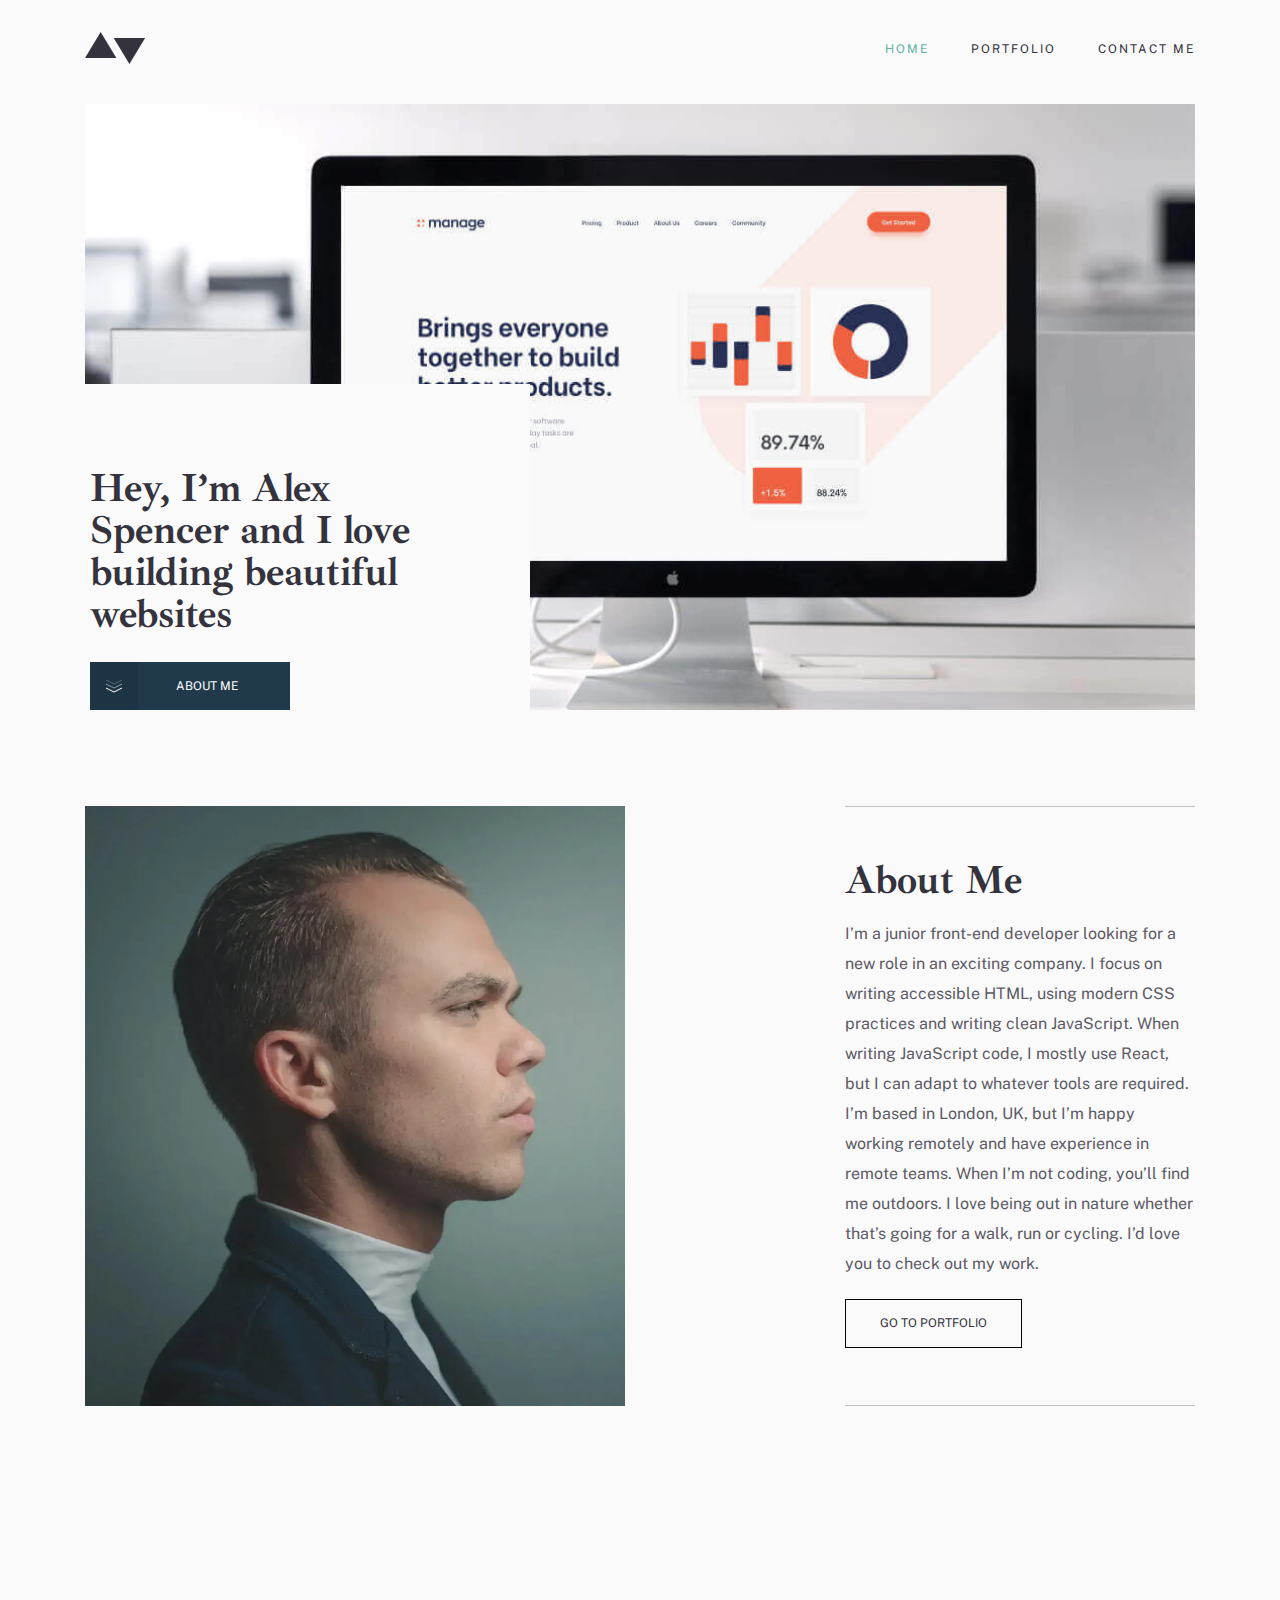
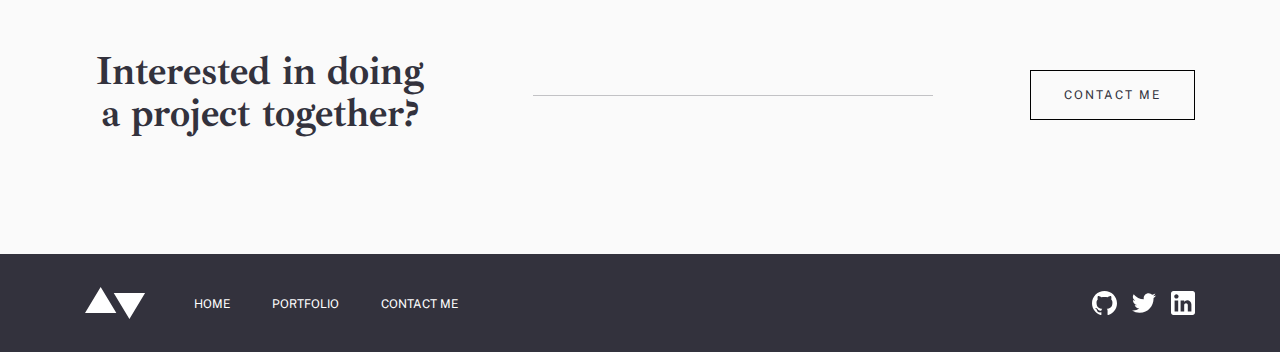
<file: index.html>
<!DOCTYPE html>
<html lang="en">
  <head>
    <meta charset="UTF-8" />
    <meta http-equiv="X-UA-Compatible" content="IE=edge" />
    <meta name="viewport" content="width=device-width, initial-scale=1.0" />
    <title>Portfolio</title>
    <link rel="stylesheet" href="css/main.css" />
  </head>
  <body>
    <!-- SITE HEADER START -->

    <header class="site-header">
      <div class="container">
        <div class="site-header-inner">
          <a class="site-logo" href="index.html">
            <img
              class="site-logo-img"
              src="images/site-logo.svg"
              alt="Site logo"
            />
          </a>
          <nav class="site-nav">
            <ul class="site-nav__list">
              <li class="site-nav__item">
                <a
                  href="index.html"
                  class="site-nav__link site-nav__link--active"
                  >HOME</a
                >
              </li>
              <li class="site-nav__item">
                <a href="portfolio.html" class="site-nav__link">PORTFOLIO</a>
              </li>
              <li class="site-nav__item">
                <a href="contact.html" class="site-nav__link">CONTACT ME</a>
              </li>
            </ul>
          </nav>
          <button class="burger" type="button"></button>
        </div>
      </div>
    </header>

    <!-- SITE HEADER FINISH -->

    <!-- SITE MAIN START -->

    <main class="site-main">
      <!-- HERO SECTION START -->

      <div class="hero">
        <div class="container">
          <div class="hero__wrapper">
            <div class="hero-text-box">
              <h1 class="hero__title">
                Hey, I’m Alex Spencer and I love building beautiful websites
              </h1>
              <a href="#2" class="hero__link">ABOUT ME</a>
            </div>
          </div>
        </div>
      </div>

      <!-- HERO SECTION START -->

      <!-- ABOUT SECTION START -->

      <section class="about" id="2">
        <div class="container">
          <div class="about-wrapper">
            <picture>
              <source
                type="image/webp"
                media="(min-width: 1000px)"
                srcset="
                  ./images/alex-desktop-webP.webp    1x,
                  ./images/alex-desktop-webP@2x.webp 2x
                "
                width="540"
                height="600"
              />
              <source
                type="image/webp"
                media="(min-width: 768px)"
                srcset="
                  ./images/alex-tablet-webP.webp    1x,
                  ./images/alex-tablet-webP@2x.webp 2x
                "
              />
              <source
                type="image/webp"
                srcset="
                  ./images/alex-mobile-webP.webp    1x,
                  ./images/alex-mobile-webP@2x.webp 2x
                "
              />
              <source
                media="(min-width: 1000px)"
                srcset="
                  ./images/alex-desktop.jpg    1x,
                  ./images/alex-desktop@2x.jpg 2x
                "
                width="540"
                height="600"
              />
              <source
                media="(min-width: 768px)"
                srcset="
                  ./images/alex-tablet.jpg    1x,
                  ./images/alex-tablet@2x.jpg 2x
                "
                width="281"
                height="600"
              />
              <img
                class="about-img"
                src="./images/alex-mobile.jpg"
                srcset="
                  ./images/alex-mobile.jpg    1x,
                  ./images/alex-mobile@2x.jpg 2x
                "
                width="311"
                height="474"
                alt="A man look at left side"
              />
            </picture>
            <div class="about-info">
              <h2 class="about__title">About Me</h2>
              <p class="about__text">
                I’m a junior front-end developer looking for a new role in an
                exciting company. I focus on writing accessible HTML, using
                modern CSS practices and writing clean JavaScript. When writing
                JavaScript code, I mostly use React, but I can adapt to whatever
                tools are required. I’m based in London, UK, but I’m happy
                working remotely and have experience in remote teams. When I’m
                not coding, you’ll find me outdoors. I love being out in nature
                whether that’s going for a walk, run or cycling. I’d love you to
                check out my work.
              </p>
              <a class="about__link" href="#"> GO TO PORTFOLIO</a>
            </div>
          </div>
        </div>
      </section>
    </main>

    <!-- SITE ARTICLE START -->

    <article class="article">
      <div class="container">
        <div class="article-wrapper">
          <h2 class="article__title">
            Interested in doing a project together?
          </h2>
          <span class="article__border"></span>
          <a class="article__link" href="#">CONTACT ME</a>
        </div>
      </div>
    </article>

    <!-- SITE ARTICLE FINISH -->

    <!-- SITE MAIN FINISH -->

    <!-- SITE FOOTER START -->

    <footer class="site-footer">
      <div class="container">
        <div class="footer-wrapper">
          <a class="footer-logo" href="index.html">
            <img
              class="footer-img"
              src="images/footer-logo.svg"
              alt="Footer logo"
            />
          </a>
          <nav class="footer-nav">
            <ul class="footer-nav__list">
              <li class="footer-nav__item">
                <a class="footer-nav__link" href="index.html">HOME</a>
              </li>
              <li class="footer-nav__item">
                <a class="footer-nav__link" href="#">PORTFOLIO</a>
              </li>
              <li class="footer-nav__item">
                <a class="footer-nav__link" href="#">CONTACT ME</a>
              </li>
            </ul>
          </nav>
          <div class="social">
            <a href="#" class="social__link">
              <img src="images/github.svg" alt="Github" />
            </a>
            <a href="#" class="social__link">
              <img src="images/twitter.svg" alt="twitter" />
            </a>
            <a href="#" class="social__link">
              <img src="images/linkedin.svg" alt="linkedin" />
            </a>
          </div>
        </div>
      </div>
    </footer>

    <!-- SITE FOOTER FINISH -->

    <script src="js/main.js"></script>
  </body>
</html>
</file>
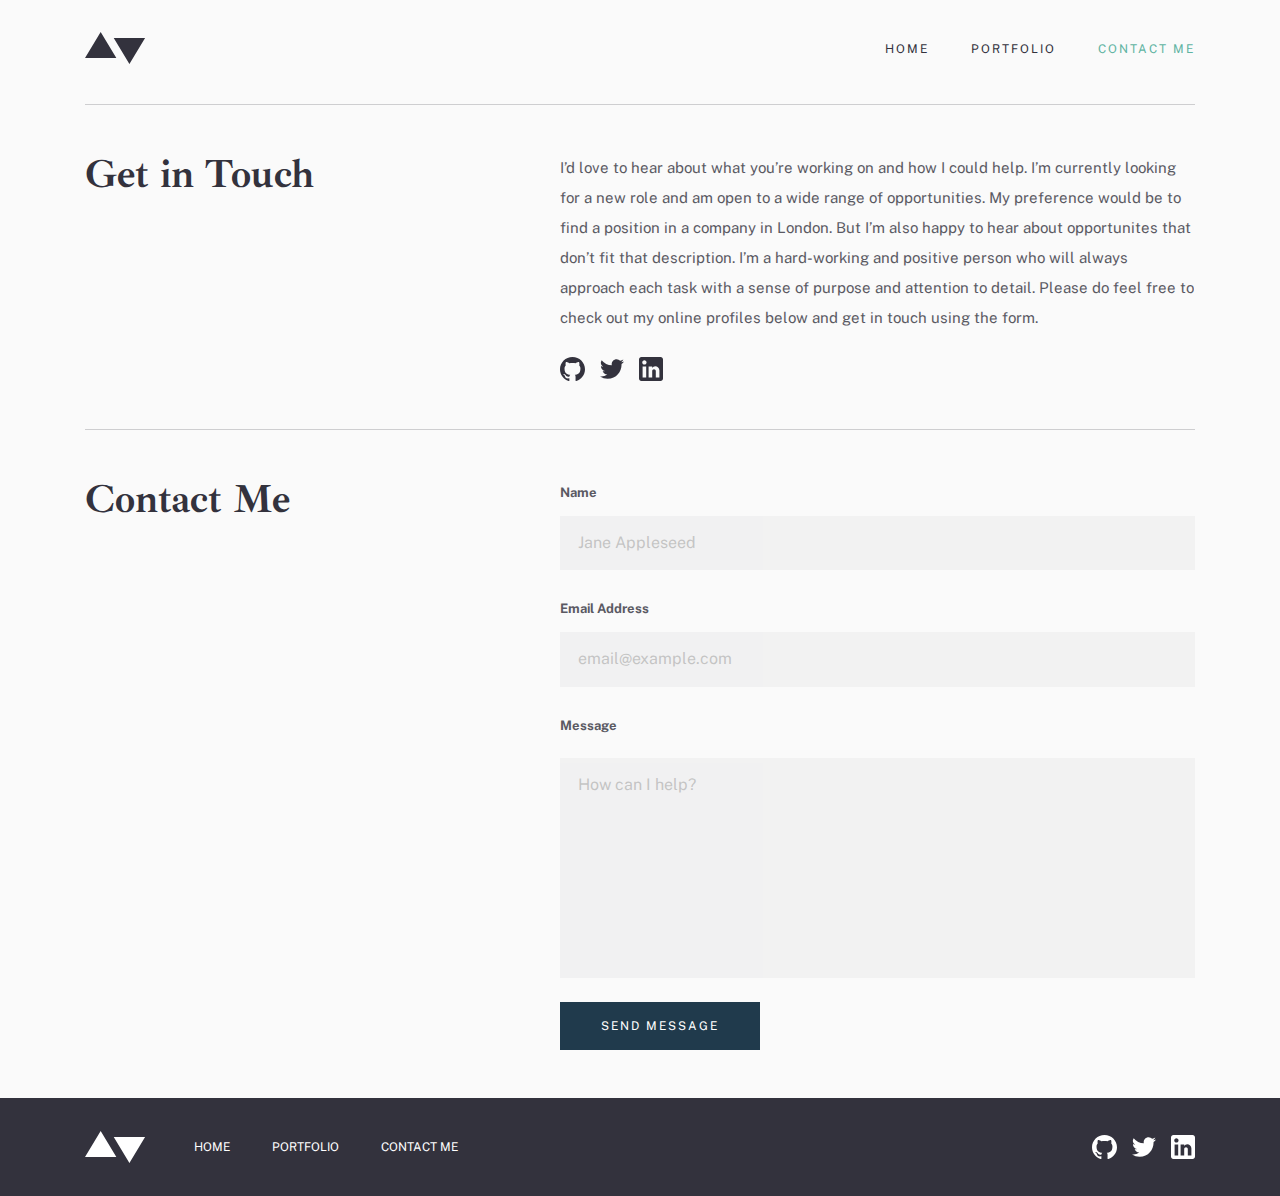
<file: contact.html>
<!DOCTYPE html>
<html lang="en">
  <head>
    <meta charset="UTF-8" />
    <meta http-equiv="X-UA-Compatible" content="IE=edge" />
    <meta name="viewport" content="width=device-width, initial-scale=1.0" />
    <title>Portfolio</title>
    <link rel="stylesheet" href="css/main.css" />
  </head>
  <body>
    <!-- SITE HEADER START -->

    <header class="site-header">
      <div class="container">
        <div class="site-header-inner">
          <a class="site-logo" href="index.html">
            <img
              class="site-logo-img"
              src="images/site-logo.svg"
              alt="Site logo"
            />
          </a>
          <nav class="site-nav">
            <ul class="site-nav__list">
              <li class="site-nav__item">
                <a href="index.html" class="site-nav__link">HOME</a>
              </li>
              <li class="site-nav__item">
                <a href="portfolio.html" class="site-nav__link">PORTFOLIO</a>
              </li>
              <li class="site-nav__item">
                <a
                  href="contact.html"
                  class="site-nav__link site-nav__link--active"
                  >CONTACT ME</a
                >
              </li>
            </ul>
          </nav>
          <button class="burger" type="button"></button>
        </div>
      </div>
    </header>

    <!-- SITE HEADER FINISH -->

    <!-- SITE MAIN START -->

    <main class="site-main">
      <!-- TOUCH SECTION START -->

      <section class="touch">
        <div class="container">
          <div class="touch-wrapper">
            <h2 class="touch__title">Get in Touch</h2>
            <div class="touch-info-box">
              <p class="touch__text">
                I’d love to hear about what you’re working on and how I could
                help. I’m currently looking for a new role and am open to a wide
                range of opportunities. My preference would be to find a
                position in a company in London. But I’m also happy to hear
                about opportunites that don’t fit that description. I’m a
                hard-working and positive person who will always approach each
                task with a sense of purpose and attention to detail. Please do
                feel free to check out my online profiles below and get in touch
                using the form.
              </p>
              <div class="social">
                <a href="#" class="social__link">
                  <img src="images/contact-github-logo.svg" alt="Github" />
                </a>
                <a href="#" class="social__link">
                  <img src="images/contact-twitter-logo.svg" alt="twitter" />
                </a>
                <a href="#" class="social__link">
                  <img src="images/contact-linkedin-logo.svg" alt="linkedin" />
                </a>
              </div>
            </div>
          </div>
        </div>
      </section>

      <!-- TOUCH SECTION FINISH -->

      <!-- CONTACT SECTION START -->

      <section class="contact">
        <div class="container">
          <div class="contact-wrapper">
            <h2 class="contact__title">Contact Me</h2>
            <form
              class="contact__form"
              action="https://echo.htmlacademy.ru/courses"
              method="post"
              autocomplete="off"
            >
              <label class="name-label" for="name">Name</label>
              <input
                class="name-input"
                type="text"
                name="user_name"
                id="name"
                minlength="2"
                maxlength="30"
                placeholder="Jane Appleseed"
              />
              <label class="email-label" for="email">Email Address</label>
              <input
                class="name-input"
                type="email"
                name="user_email"
                id="email"
                minlength="2"
                maxlength="30"
                placeholder="email@example.com"
              />
              <label class="name-label" for="area">Message</label>
              <textarea
                class="text-area"
                name="user_text"
                id="area"
                cols="30"
                rows="10"
                placeholder="How can I help?"
                required
              ></textarea>
              <button class="contact__link" type="submit">SEND MESSAGE</button>
            </form>
          </div>
        </div>
      </section>

      <!-- CONTACT SECTION START -->
    </main>

    <!-- SITE MAIN FINISH -->

    <footer class="site-footer">
      <div class="container">
        <div class="footer-wrapper">
          <a class="footer-logo" href="index.html">
            <img
              class="footer-img"
              src="images/footer-logo.svg"
              alt="Footer logo"
            />
          </a>
          <nav class="footer-nav">
            <ul class="footer-nav__list">
              <li class="footer-nav__item">
                <a class="footer-nav__link" href="index.html">HOME</a>
              </li>
              <li class="footer-nav__item">
                <a class="footer-nav__link" href="#">PORTFOLIO</a>
              </li>
              <li class="footer-nav__item">
                <a class="footer-nav__link" href="#">CONTACT ME</a>
              </li>
            </ul>
          </nav>
          <div class="social">
            <a href="#" class="social__link">
              <img src="images/github.svg" alt="Github" />
            </a>
            <a href="#" class="social__link">
              <img src="images/twitter.svg" alt="twitter" />
            </a>
            <a href="#" class="social__link">
              <img src="images/linkedin.svg" alt="linkedin" />
            </a>
          </div>
        </div>
      </div>
    </footer>

    <!-- SITE FOOTER FINISH -->

    <script src="js/main.js"></script>
  </body>
</html>
</file>
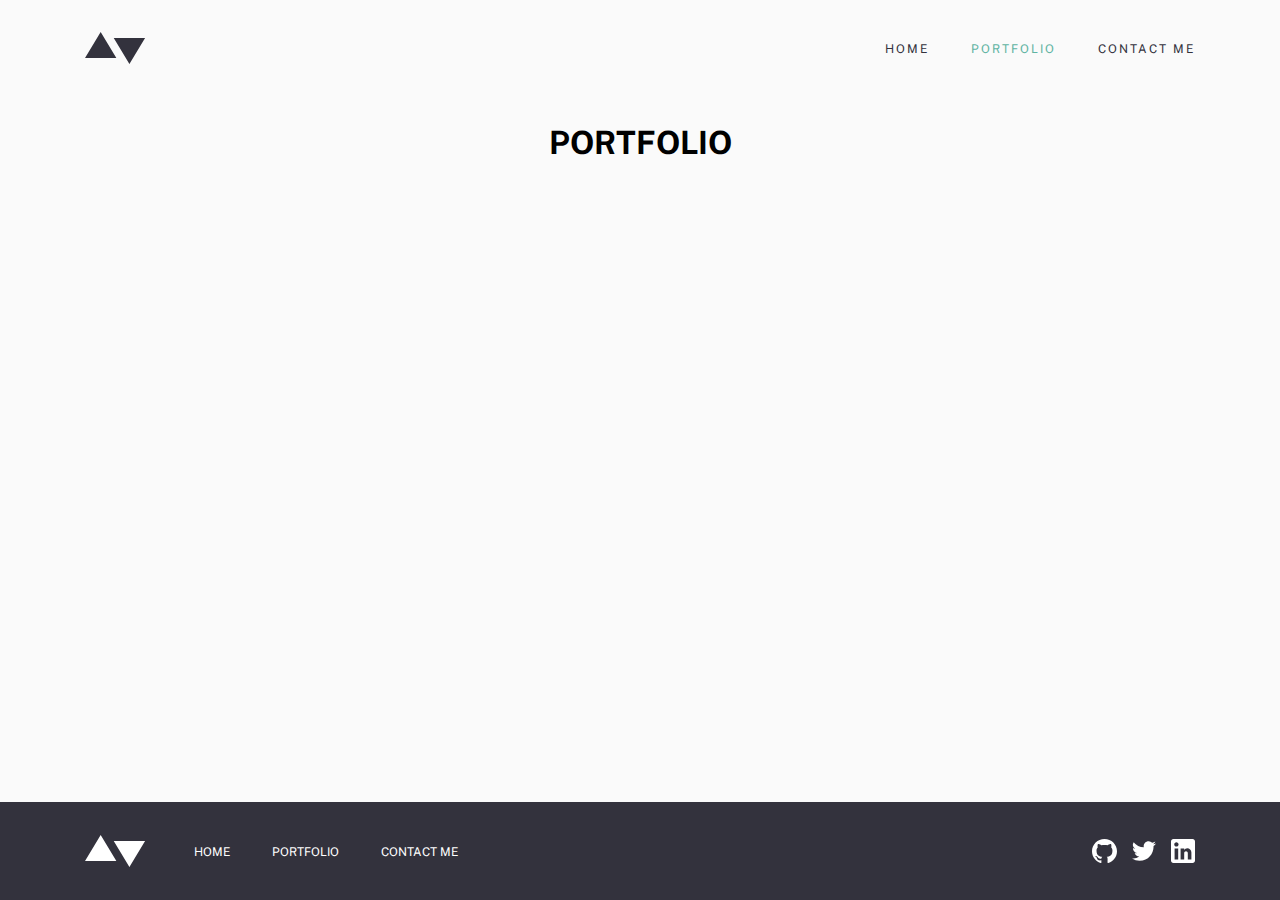
<file: portfolio.html>
<!DOCTYPE html>
<html lang="en">
  <head>
    <meta charset="UTF-8" />
    <meta http-equiv="X-UA-Compatible" content="IE=edge" />
    <meta name="viewport" content="width=device-width, initial-scale=1.0" />
    <title>Portfolio</title>
    <link rel="stylesheet" href="css/main.css" />
  </head>
  <body>
    <!-- SITE HEADER START -->

    <header class="site-header">
      <div class="container">
        <div class="site-header-inner">
          <a class="site-logo" href="index.html">
            <img
              class="site-logo-img"
              src="images/site-logo.svg"
              alt="Site logo"
            />
          </a>
          <nav class="site-nav">
            <ul class="site-nav__list">
              <li class="site-nav__item">
                <a
                  href="index.html"
                  class="site-nav__link"
                  >HOME</a
                >
              </li>
              <li class="site-nav__item">
                <a
                  href="portfolio.html"
                  class="site-nav__link  site-nav__link--active"
                  >PORTFOLIO</a
                >
              </li>
              <li class="site-nav__item">
                <a href="contact.html" class="site-nav__link">CONTACT ME</a>
              </li>
            </ul>
          </nav>
          <button class="burger" type="button"></button>
        </div>
      </div>
    </header>
    <main class="site-main">
      <h1 style="display: flex; align-items: center; justify-content: center">
        PORTFOLIO
      </h1>
    </main>
    <footer class="site-footer">
      <div class="container">
        <div class="footer-wrapper">
          <a class="footer-logo" href="index.html">
            <img
              class="footer-img"
              src="images/footer-logo.svg"
              alt="Footer logo"
            />
          </a>
          <nav class="footer-nav">
            <ul class="footer-nav__list">
              <li class="footer-nav__item">
                <a class="footer-nav__link" href="index.html">HOME</a>
              </li>
              <li class="footer-nav__item">
                <a class="footer-nav__link" href="#">PORTFOLIO</a>
              </li>
              <li class="footer-nav__item">
                <a class="footer-nav__link" href="#">CONTACT ME</a>
              </li>
            </ul>
          </nav>
          <div class="social">
            <a href="#" class="social__link">
              <img src="images/github.svg" alt="Github" />
            </a>
            <a href="#" class="social__link">
              <img src="images/twitter.svg" alt="twitter" />
            </a>
            <a href="#" class="social__link">
              <img src="images/linkedin.svg" alt="linkedin" />
            </a>
          </div>
        </div>
      </div>
    </footer>

    <!-- SITE FOOTER FINISH -->

    <script src="js/main.js"></script>
  </body>
</html>
</file>
<file: css/main.css>
/* VARIABLES */
:root {
  --main-bg-color: #fafafa;
  --main-text-color: #33323D;
  --slightly-desaturated-cyan: #5fb4a2;
}

/* public-sans-regular - latin */
@font-face {
  font-family: "Public Sans";
  font-weight: 400;
  font-display: swap;
  src: url("../fonts/public-sans-v14-latin-regular.woff2") format("woff2"), url("../fonts/public-sans-v14-latin-regular.woff") format("woff"); /* Chrome 6+, Firefox 3.6+, IE 9+, Safari 5.1+ */
}
/* public-sans-500 - latin */
@font-face {
  font-family: "Public Sans";
  font-weight: 500;
  font-display: swap;
  src: url("../fonts/public-sans-v14-latin-500.woff2") format("woff2"), url("../fonts/public-sans-v14-latin-500.woff") format("woff"); /* Chrome 6+, Firefox 3.6+, IE 9+, Safari 5.1+ */
}
/* public-sans-700 - latin */
@font-face {
  font-family: "Public Sans";
  font-weight: 700;
  font-display: swap;
  src: url("../fonts/public-sans-v14-latin-700.woff2") format("woff2"), url("../fonts/public-sans-v14-latin-700.woff") format("woff"); /* Chrome 6+, Firefox 3.6+, IE 9+, Safari 5.1+ */
}
/* ibarra-real-nova-regular - latin */
@font-face {
  font-family: "Ibarra Real Nova";
  font-weight: 400;
  font-display: swap;
  src: url("../fonts/ibarra-real-nova-v20-latin-regular.woff2") format("woff2"), url("../fonts/ibarra-real-nova-v20-latin-regular.woff") format("woff"); /* Chrome 6+, Firefox 3.6+, IE 9+, Safari 5.1+ */
}
/* ibarra-real-nova-700 - latin */
@font-face {
  font-family: "Ibarra Real Nova";
  font-weight: 700;
  font-display: swap;
  src: url("../fonts/ibarra-real-nova-v20-latin-700.woff2") format("woff2"), url("../fonts/ibarra-real-nova-v20-latin-700.woff") format("woff"); /* Chrome 6+, Firefox 3.6+, IE 9+, Safari 5.1+ */
}
/**
* 1. Correct the line height in all browsers.
* 2. Prevent adjustments of font size after orientation changes in iOS.
*/
html {
  line-height: 1.15; /* 1 */
  -webkit-text-size-adjust: 100%; /* 2 */
}

/* Sections
========================================================================== */
/**
* Remove the margin in all browsers.
*/
body {
  margin: 0;
}

/**
* Render the `main` element consistently in IE.
*/
main {
  display: block;
}

/**
* Correct the font size and margin on `h1` elements within `section` and
* `article` contexts in Chrome, Firefox, and Safari.
*/
h1 {
  font-size: 2em;
  margin: 0.67em 0;
}

/* Grouping content
========================================================================== */
/**
* 1. Add the correct box sizing in Firefox.
* 2. Show the overflow in Edge and IE.
*/
hr {
  -webkit-box-sizing: content-box;
          box-sizing: content-box; /* 1 */
  height: 0; /* 1 */
  overflow: visible; /* 2 */
}

/**
* 1. Correct the inheritance and scaling of font size in all browsers.
* 2. Correct the odd `em` font sizing in all browsers.
*/
pre {
  font-family: monospace, monospace; /* 1 */
  font-size: 1em; /* 2 */
}

/* Text-level semantics
========================================================================== */
/**
* Remove the gray background on active links in IE 10.
*/
a {
  background-color: transparent;
}

/**
* 1. Remove the bottom border in Chrome 57-
* 2. Add the correct text decoration in Chrome, Edge, IE, Opera, and Safari.
*/
abbr[title] {
  border-bottom: none; /* 1 */
  text-decoration: underline; /* 2 */
  -webkit-text-decoration: underline dotted;
          text-decoration: underline dotted; /* 2 */
}

/**
* Add the correct font weight in Chrome, Edge, and Safari.
*/
b,
strong {
  font-weight: bolder;
}

/**
* 1. Correct the inheritance and scaling of font size in all browsers.
* 2. Correct the odd `em` font sizing in all browsers.
*/
code,
kbd,
samp {
  font-family: monospace, monospace; /* 1 */
  font-size: 1em; /* 2 */
}

/**
* Add the correct font size in all browsers.
*/
small {
  font-size: 80%;
}

/**
* Prevent `sub` and `sup` elements from affecting the line height in
* all browsers.
*/
sub,
sup {
  font-size: 75%;
  line-height: 0;
  position: relative;
  vertical-align: baseline;
}

sub {
  bottom: -0.25em;
}

sup {
  top: -0.5em;
}

/* Embedded content
========================================================================== */
/**
* Remove the border on images inside links in IE 10.
*/
img {
  border-style: none;
}

/* Forms
========================================================================== */
/**
* 1. Change the font styles in all browsers.
* 2. Remove the margin in Firefox and Safari.
*/
button,
input,
optgroup,
select,
textarea {
  font-family: inherit; /* 1 */
  font-size: 100%; /* 1 */
  line-height: 1.15; /* 1 */
  margin: 0; /* 2 */
}

/**
* Show the overflow in IE.
* 1. Show the overflow in Edge.
*/
button,
input { /* 1 */
  overflow: visible;
}

/**
* Remove the inheritance of text transform in Edge, Firefox, and IE.
* 1. Remove the inheritance of text transform in Firefox.
*/
button,
select { /* 1 */
  text-transform: none;
}

/**
* Correct the inability to style clickable types in iOS and Safari.
*/
button,
[type=button],
[type=reset],
[type=submit] {
  -webkit-appearance: button;
}

/**
* Remove the inner border and padding in Firefox.
*/
button::-moz-focus-inner,
[type=button]::-moz-focus-inner,
[type=reset]::-moz-focus-inner,
[type=submit]::-moz-focus-inner {
  border-style: none;
  padding: 0;
}

/**
* Restore the focus styles unset by the previous rule.
*/
button:-moz-focusring,
[type=button]:-moz-focusring,
[type=reset]:-moz-focusring,
[type=submit]:-moz-focusring {
  outline: 1px dotted ButtonText;
}

/**
* Correct the padding in Firefox.
*/
fieldset {
  padding: 0.35em 0.75em 0.625em;
}

/**
* 1. Correct the text wrapping in Edge and IE.
* 2. Correct the color inheritance from `fieldset` elements in IE.
* 3. Remove the padding so developers are not caught out when they zero out
*    `fieldset` elements in all browsers.
*/
legend {
  -webkit-box-sizing: border-box;
          box-sizing: border-box; /* 1 */
  color: inherit; /* 2 */
  display: table; /* 1 */
  max-width: 100%; /* 1 */
  padding: 0; /* 3 */
  white-space: normal; /* 1 */
}

/**
* Add the correct vertical alignment in Chrome, Firefox, and Opera.
*/
progress {
  vertical-align: baseline;
}

/**
* Remove the default vertical scrollbar in IE 10+.
*/
textarea {
  overflow: auto;
}

/**
* 1. Add the correct box sizing in IE 10.
* 2. Remove the padding in IE 10.
*/
[type=checkbox],
[type=radio] {
  -webkit-box-sizing: border-box;
          box-sizing: border-box; /* 1 */
  padding: 0; /* 2 */
}

/**
* Correct the cursor style of increment and decrement buttons in Chrome.
*/
[type=number]::-webkit-inner-spin-button,
[type=number]::-webkit-outer-spin-button {
  height: auto;
}

/**
* 1. Correct the odd appearance in Chrome and Safari.
* 2. Correct the outline style in Safari.
*/
[type=search] {
  -webkit-appearance: textfield; /* 1 */
  outline-offset: -2px; /* 2 */
}

/**
* Remove the inner padding in Chrome and Safari on macOS.
*/
[type=search]::-webkit-search-decoration {
  -webkit-appearance: none;
}

/**
* 1. Correct the inability to style clickable types in iOS and Safari.
* 2. Change font properties to `inherit` in Safari.
*/
::-webkit-file-upload-button {
  -webkit-appearance: button; /* 1 */
  font: inherit; /* 2 */
}

/* Interactive
========================================================================== */
/*
* Add the correct display in Edge, IE 10+, and Firefox.
*/
details {
  display: block;
}

/*
* Add the correct display in all browsers.
*/
summary {
  display: list-item;
}

/* Misc
========================================================================== */
/**
* Add the correct display in IE 10+.
*/
template {
  display: none;
}

/**
* Add the correct display in IE 10.
*/
[hidden] {
  display: none;
}

/* GENERAL */
*,
*::before,
*::after {
  -webkit-box-sizing: inherit;
          box-sizing: inherit;
}

* {
  -webkit-box-sizing: border-box;
          box-sizing: border-box;
}

html {
  height: 100%;
  -webkit-box-sizing: border-box;
          box-sizing: border-box;
  scroll-behavior: smooth;
}

img {
  display: block;
  height: auto;
}

body {
  display: -webkit-box;
  display: -ms-flexbox;
  display: flex;
  background-color: #fafafa;
  -webkit-box-orient: vertical;
  -webkit-box-direction: normal;
      -ms-flex-direction: column;
          flex-direction: column;
  height: 100%;
  margin: 0;
  padding: 0;
  font-family: "Public Sans", "Arial", sans-serif;
  font-style: normal;
  font-weight: 400;
}

a {
  text-decoration: none;
}

/* STICKY-FOOTER */
.site-main {
  -webkit-box-flex: 1;
      -ms-flex-positive: 1;
          flex-grow: 1;
}

/* VISUALLY-HIDDEN */
.visually-hidden {
  position: absolute;
  width: 1px;
  height: 1px;
  margin: -1px;
  padding: 0;
  border: 0;
  white-space: nowrap;
  -webkit-clip-path: inset(100%);
          clip-path: inset(100%);
  clip: rect(0 0 0 0);
  overflow: hidden;
}

/* CONTAINER */
.container {
  max-width: 1174px;
  width: 100%;
  margin-right: auto;
  margin-left: auto;
  padding-right: 32px;
  padding-left: 32px;
}

.site-header {
  position: relative;
  padding: 32px 0px 40px 0px;
}

.site-header-inner {
  display: -webkit-box;
  display: -ms-flexbox;
  display: flex;
  -webkit-box-align: center;
      -ms-flex-align: center;
          align-items: center;
  -webkit-box-pack: justify;
      -ms-flex-pack: justify;
          justify-content: space-between;
}

.site-nav {
  display: none;
  position: absolute;
  top: 88px;
  right: 32px;
  width: 223px;
  height: 186px;
  background: #33323D;
}

.site-nav__list {
  margin: 0;
  list-style: none;
  padding-left: 0;
}

.site-nav__item {
  margin-top: 32px;
  text-align: center;
}

.site-nav__link {
  font-size: 12px;
  line-height: 14px;
  letter-spacing: 2px;
  color: #FFFFFF;
}

.site-nav__link--active {
  color: #5FB4A2;
}

.burger {
  width: 24px;
  height: 18px;
  background-image: url("../images/btn-open.svg");
  background-repeat: no-repeat;
  background-color: transparent;
  border: none;
}

.shownav {
  display: block;
}

.close-burger {
  background-image: url("../images/close-btn.svg");
}

@media only screen and (min-width: 768px) {
  .site-nav {
    width: auto;
    height: auto;
    position: static;
    display: block;
    background: none;
  }
  .site-nav__list {
    display: -webkit-box;
    display: -ms-flexbox;
    display: flex;
    -webkit-box-align: center;
        -ms-flex-align: center;
            align-items: center;
  }
  .site-nav__item {
    margin: 0;
  }
  .site-nav__item:not(:last-child) {
    margin-right: 42px;
  }
  .site-nav__link {
    color: #33323D;
  }
  .site-nav__link--active {
    color: #5FB4A2;
  }
  .burger {
    display: none;
  }
}
.hero__wrapper {
  padding-top: 320px;
  background-image: url(../images/hero-bg-img-mobile.jpg);
  background-repeat: no-repeat;
  background-size: contain;
  background-position: top center;
}

.hero-text-box {
  width: 311px;
  background-color: #fafafa;
}

.hero__title {
  font-family: "Ibarra Real Nova";
  font-weight: 700;
  font-size: 40px;
  line-height: 42px;
  color: #33323D;
}

.hero__link {
  display: -webkit-box;
  display: -ms-flexbox;
  display: flex;
  -webkit-box-align: center;
      -ms-flex-align: center;
          align-items: center;
  padding: right 38px;
  max-width: 200px;
  font-size: 12px;
  line-height: 14px;
  text-align: center;
  color: #FFFFFF;
  background-color: #203A4C;
  -webkit-transition: ease 0.4s;
  transition: ease 0.4s;
}
.hero__link::before {
  content: "";
  display: inline-block;
  background-repeat: no-repeat;
  margin-right: 38px;
  width: 48px;
  height: 48px;
  background-color: #1D3444;
  background-image: url("../../images/link-arrow-white.svg");
  -webkit-transition: ease 0.4s;
  transition: ease 0.4s;
  background-position: center center;
}
.hero__link:hover {
  background-color: var(--slightly-desaturated-cyan);
}

.hero__link:hover.hero__link::before {
  background-color: #55A292;
}

@media only screen and (min-width: 768px) {
  .hero__wrapper {
    background-image: url(../images/hero-bg-img-tablet.jpg);
    background-size: cover;
  }
  .hero-text-box {
    padding-top: 56px;
    padding-right: 56px;
    padding-left: 5px;
    width: 514px;
  }
}
@media only screen and (min-width: 1000px) {
  .hero__wrapper {
    padding-top: 280px;
    background-image: url(../images/hero-bg-img.jpg);
  }
  .hero-text-box {
    width: 445px;
  }
}
.about {
  padding: 96px 0px;
}

.about-wrapper {
  display: -webkit-box;
  display: -ms-flexbox;
  display: flex;
  -webkit-box-orient: vertical;
  -webkit-box-direction: normal;
      -ms-flex-direction: column;
          flex-direction: column;
}

.about-info {
  margin-top: 32px;
  padding: 50px 0px 46px 0px;
  border-top: 1px solid rgba(51, 50, 61, 0.2784313725);
  border-bottom: 1px solid rgba(51, 50, 61, 0.2784313725);
}

.about-img {
  margin-right: auto;
  margin-left: auto;
}

.about__title {
  margin-top: 0;
  margin-bottom: 28px;
  font-family: "Ibarra Real Nova";
  font-weight: 700;
  font-size: 40px;
  color: #33323D;
}

.about__text {
  margin: 0;
  margin-bottom: 41px;
  font-size: 16px;
  line-height: 30px;
  color: #33323D;
  opacity: 0.8;
}

.about__link {
  display: inline-block;
  padding: 17px 34px;
  max-width: 202px;
  border: 1px solid #000;
  font-size: 12px;
  color: #33323D;
  -webkit-transition: 0.6s;
  transition: 0.6s;
}
.about__link:hover {
  background-color: #33323D;
  color: #fff;
}

@media only screen and (min-width: 768px) {
  .about-wrapper {
    -webkit-box-orient: horizontal;
    -webkit-box-direction: normal;
        -ms-flex-direction: row;
            flex-direction: row;
    -webkit-box-pack: justify;
        -ms-flex-pack: justify;
            justify-content: space-between;
  }
  .about-img {
    margin-right: 69px;
  }
  .about-info {
    margin: 0;
    width: 339px;
    height: 665px;
  }
  .about__title {
    margin-bottom: 16px;
  }
  .about__text {
    margin-bottom: 20px;
  }
}
@media only screen and (min-width: 1000px) {
  .about-info {
    width: 350px;
    height: 600px;
  }
}
.article {
  padding-top: 115px;
  padding-bottom: 80px;
}

.article-wrapper {
  display: -webkit-box;
  display: -ms-flexbox;
  display: flex;
  -webkit-box-orient: vertical;
  -webkit-box-direction: normal;
      -ms-flex-direction: column;
          flex-direction: column;
  -webkit-box-align: center;
      -ms-flex-align: center;
          align-items: center;
}

.article__title {
  margin-bottom: 40px;
  font-family: "Ibarra Real Nova";
  font-weight: 700;
  font-size: 40px;
  line-height: 42px;
  text-align: center;
  color: #33323D;
}

.article__link {
  padding: 17px 33px;
  max-width: 165px;
  display: inline-block;
  font-size: 12px;
  line-height: 14px;
  letter-spacing: 2px;
  color: #33323D;
  border: 1px solid #000;
  -webkit-transition: 0.6s;
  transition: 0.6s;
}
.article__link:hover {
  background-color: #33323D;
  color: #fff;
}

@media only screen and (min-width: 768px) {
  .article__title {
    max-width: 350px;
  }
  .article-wrapper {
    -webkit-box-orient: horizontal;
    -webkit-box-direction: normal;
        -ms-flex-direction: row;
            flex-direction: row;
    -webkit-box-pack: justify;
        -ms-flex-pack: justify;
            justify-content: space-between;
  }
  .article__border {
    width: 100px;
    height: 1px;
    background-color: rgba(51, 50, 61, 0.2784313725);
  }
}
@media only screen and (min-width: 850px) {
  .article__border {
    width: 250px;
  }
}
@media only screen and (min-width: 1000px) {
  .article__border {
    width: 400px;
  }
}
.touch {
  padding-bottom: 48px;
}

.touch-wrapper {
  padding-top: 48px;
  display: -webkit-box;
  display: -ms-flexbox;
  display: flex;
  -webkit-box-orient: vertical;
  -webkit-box-direction: normal;
      -ms-flex-direction: column;
          flex-direction: column;
  border-top: 1px solid rgba(51, 50, 61, 0.2196078431);
}

.touch__title {
  margin: 0;
  margin-bottom: 24px;
  font-family: "Ibarra Real Nova";
  font-weight: 700;
  font-size: 40px;
  line-height: 42px;
  color: #33323D;
}

.touch__text {
  margin: 0;
  margin-bottom: 24px;
  font-size: 15px;
  line-height: 30px;
  color: #33323D;
  mix-blend-mode: normal;
  opacity: 0.8;
}

@media only screen and (min-width: 1000px) {
  .touch-wrapper {
    -webkit-box-orient: horizontal;
    -webkit-box-direction: normal;
        -ms-flex-direction: row;
            flex-direction: row;
    -webkit-box-pack: justify;
        -ms-flex-pack: justify;
            justify-content: space-between;
    -webkit-box-align: start;
        -ms-flex-align: start;
            align-items: flex-start;
  }
  .touch-info-box {
    width: 635px;
  }
}
.contact {
  padding-bottom: 48px;
}

.contact__title {
  margin: 0;
  margin-bottom: 24px;
  font-family: "Ibarra Real Nova";
  font-weight: 700;
  font-size: 40px;
  line-height: 42px;
  color: #33323D;
}

.contact-wrapper {
  padding-top: 48px;
  display: -webkit-box;
  display: -ms-flexbox;
  display: flex;
  -webkit-box-orient: vertical;
  -webkit-box-direction: normal;
      -ms-flex-direction: column;
          flex-direction: column;
  border-top: 1px solid rgba(51, 50, 61, 0.2196078431);
}

.contact__form {
  display: -webkit-box;
  display: -ms-flexbox;
  display: flex;
  -webkit-box-orient: vertical;
  -webkit-box-direction: normal;
      -ms-flex-direction: column;
          flex-direction: column;
}

.name-label {
  font-weight: 700;
  font-size: 13px;
  line-height: 30px;
  color: #33323D;
  opacity: 0.8;
}

.email-label {
  font-weight: 700;
  font-size: 13px;
  line-height: 30px;
  color: #33323D;
  opacity: 0.8;
}

.name-input {
  position: relative;
  margin-top: 8px;
  margin-bottom: 24px;
  padding: 16px;
  background-color: #E6E6E7;
  border: 2px solid transparent;
  outline: none;
}

.name-input:focus {
  border: 2px solid #5FB4A2;
}

.name-input:invalid {
  border: 2px solid #F43030;
}

.name-input:-moz-placeholder-shown {
  color: #33323D;
  opacity: 0.4;
}

.name-input:-ms-input-placeholder {
  color: #33323D;
  opacity: 0.4;
}

.name-input:placeholder-shown {
  color: #33323D;
  opacity: 0.4;
}

.text-area {
  margin-top: 17px;
  padding: 16px;
  background-color: #E6E6E7;
  border: 2px solid transparent;
  outline: none;
  resize: none;
}

.text-area:focus {
  border: 2px solid #5FB4A2;
}

.text-area:-moz-placeholder-shown {
  color: #33323D;
  opacity: 0.4;
}

.text-area:-ms-input-placeholder {
  color: #33323D;
  opacity: 0.4;
}

.text-area:placeholder-shown {
  color: #33323D;
  opacity: 0.4;
}

.contact__link {
  max-width: 200px;
  margin-top: 24px;
  padding: 17px 24px;
  font-size: 12px;
  line-height: 14px;
  text-align: center;
  letter-spacing: 2px;
  color: #FFFFFF;
  background-color: #203A4C;
  -webkit-transition: ease 0.6s;
  transition: ease 0.6s;
  border: none;
}
.contact__link:hover {
  background-color: #5FB4A2;
}

@media only screen and (min-width: 1000px) {
  .contact__form {
    width: 635px;
  }
  .contact-wrapper {
    -webkit-box-orient: horizontal;
    -webkit-box-direction: normal;
        -ms-flex-direction: row;
            flex-direction: row;
    -webkit-box-pack: justify;
        -ms-flex-pack: justify;
            justify-content: space-between;
  }
}
.site-footer {
  padding: 56px 0px;
  background-color: #33323D;
}

.footer-wrapper {
  display: -webkit-box;
  display: -ms-flexbox;
  display: flex;
  -webkit-box-orient: vertical;
  -webkit-box-direction: normal;
      -ms-flex-direction: column;
          flex-direction: column;
  -webkit-box-align: center;
      -ms-flex-align: center;
          align-items: center;
}

.footer-logo {
  margin-bottom: 40px;
  display: inline-block;
}

.footer-nav__list {
  margin: 0;
  list-style: none;
  padding-left: 0;
}

.footer-nav__item {
  text-align: center;
}

.footer-nav__item:not(:last-child) {
  margin-bottom: 32px;
}

.footer-nav__link {
  font-size: 12px;
  line-height: 14px;
  text-align: center;
  color: #FFFFFF;
}

.social {
  margin-top: 40px;
  display: -webkit-box;
  display: -ms-flexbox;
  display: flex;
  -webkit-box-align: center;
      -ms-flex-align: center;
          align-items: center;
  gap: 15px;
  letter-spacing: 2px;
}

@media only screen and (min-width: 768px) {
  .site-footer {
    padding: 33px 0px;
  }
  .footer-wrapper {
    -webkit-box-orient: horizontal;
    -webkit-box-direction: normal;
        -ms-flex-direction: row;
            flex-direction: row;
  }
  .footer-wrapper .footer-nav {
    margin-right: auto;
  }
  .footer-nav__list {
    display: -webkit-box;
    display: -ms-flexbox;
    display: flex;
    -webkit-box-align: center;
        -ms-flex-align: center;
            align-items: center;
    gap: 42px;
  }
  .footer-nav__item:not(:last-child) {
    margin: 0;
  }
  .footer-logo {
    margin: 0;
    margin-right: 48px;
  }
  .social {
    margin: 0;
  }
}/*# sourceMappingURL=main.css.map */
</file>
